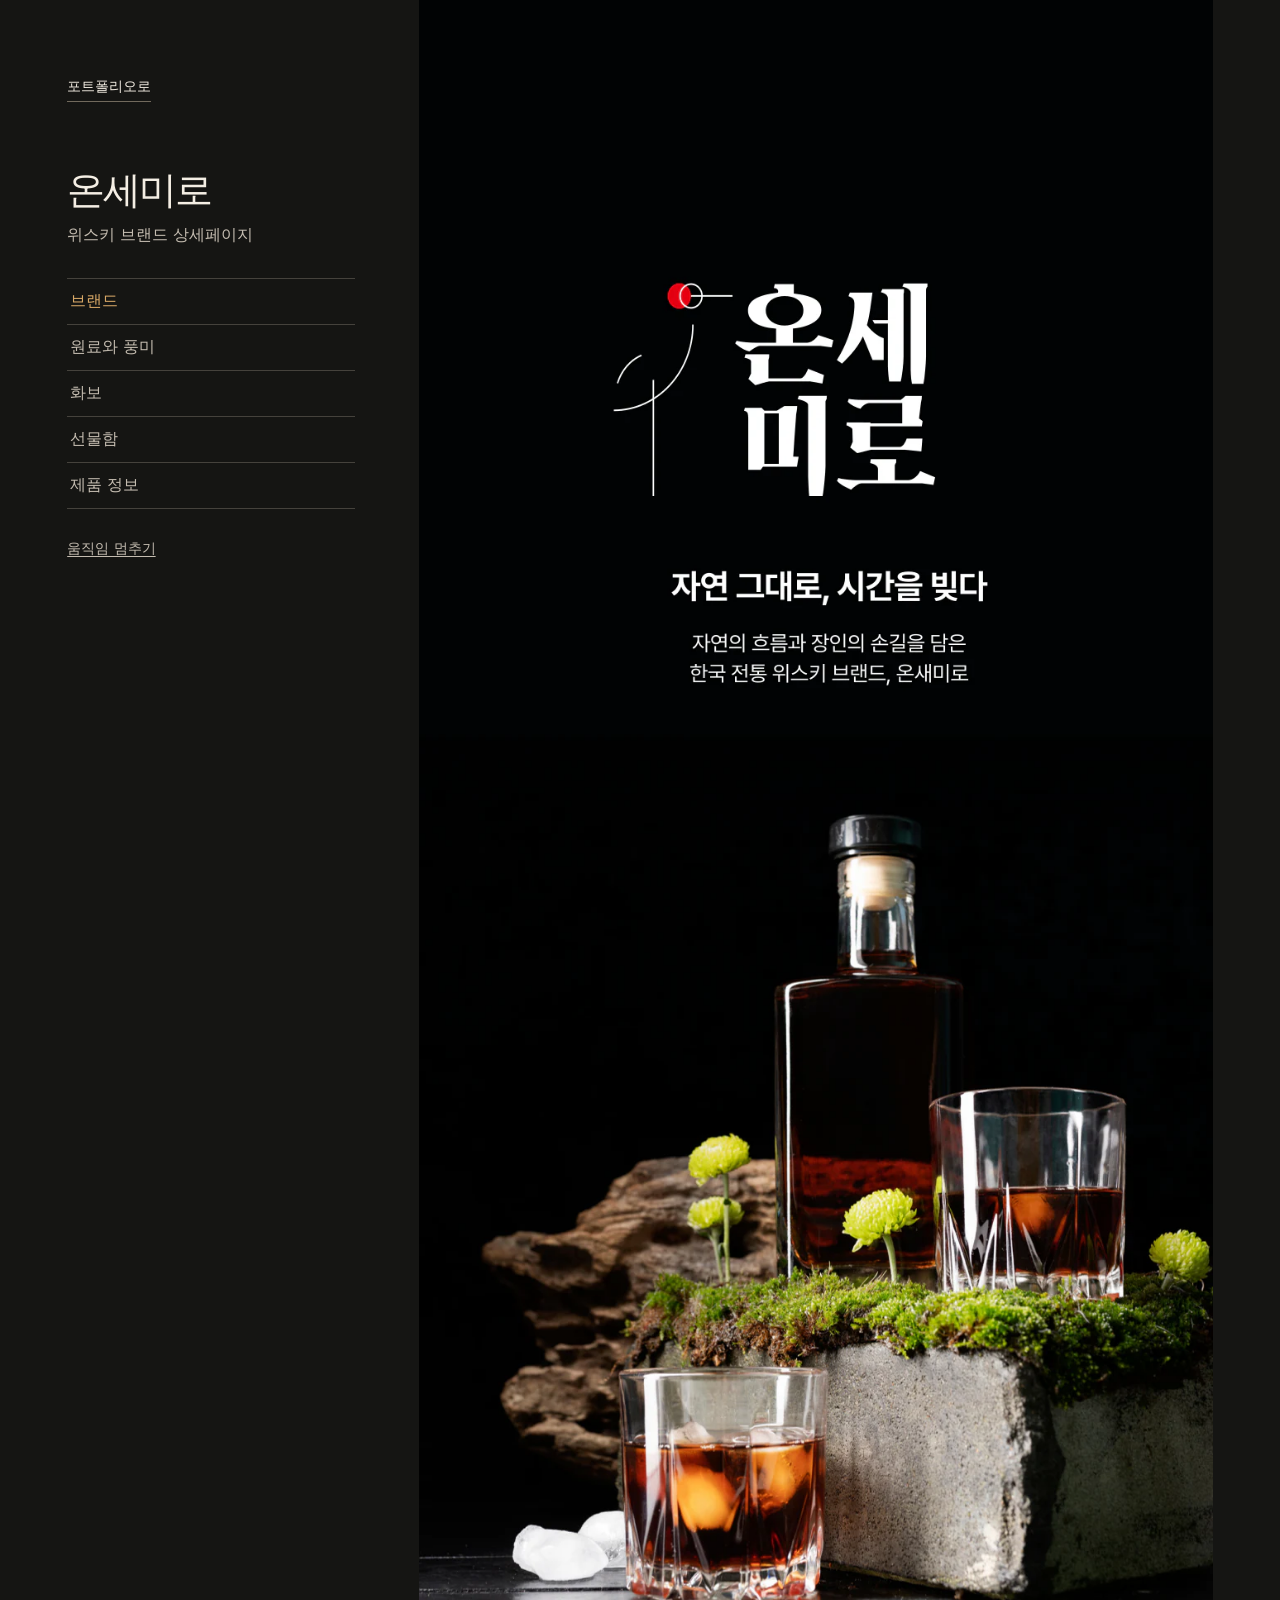
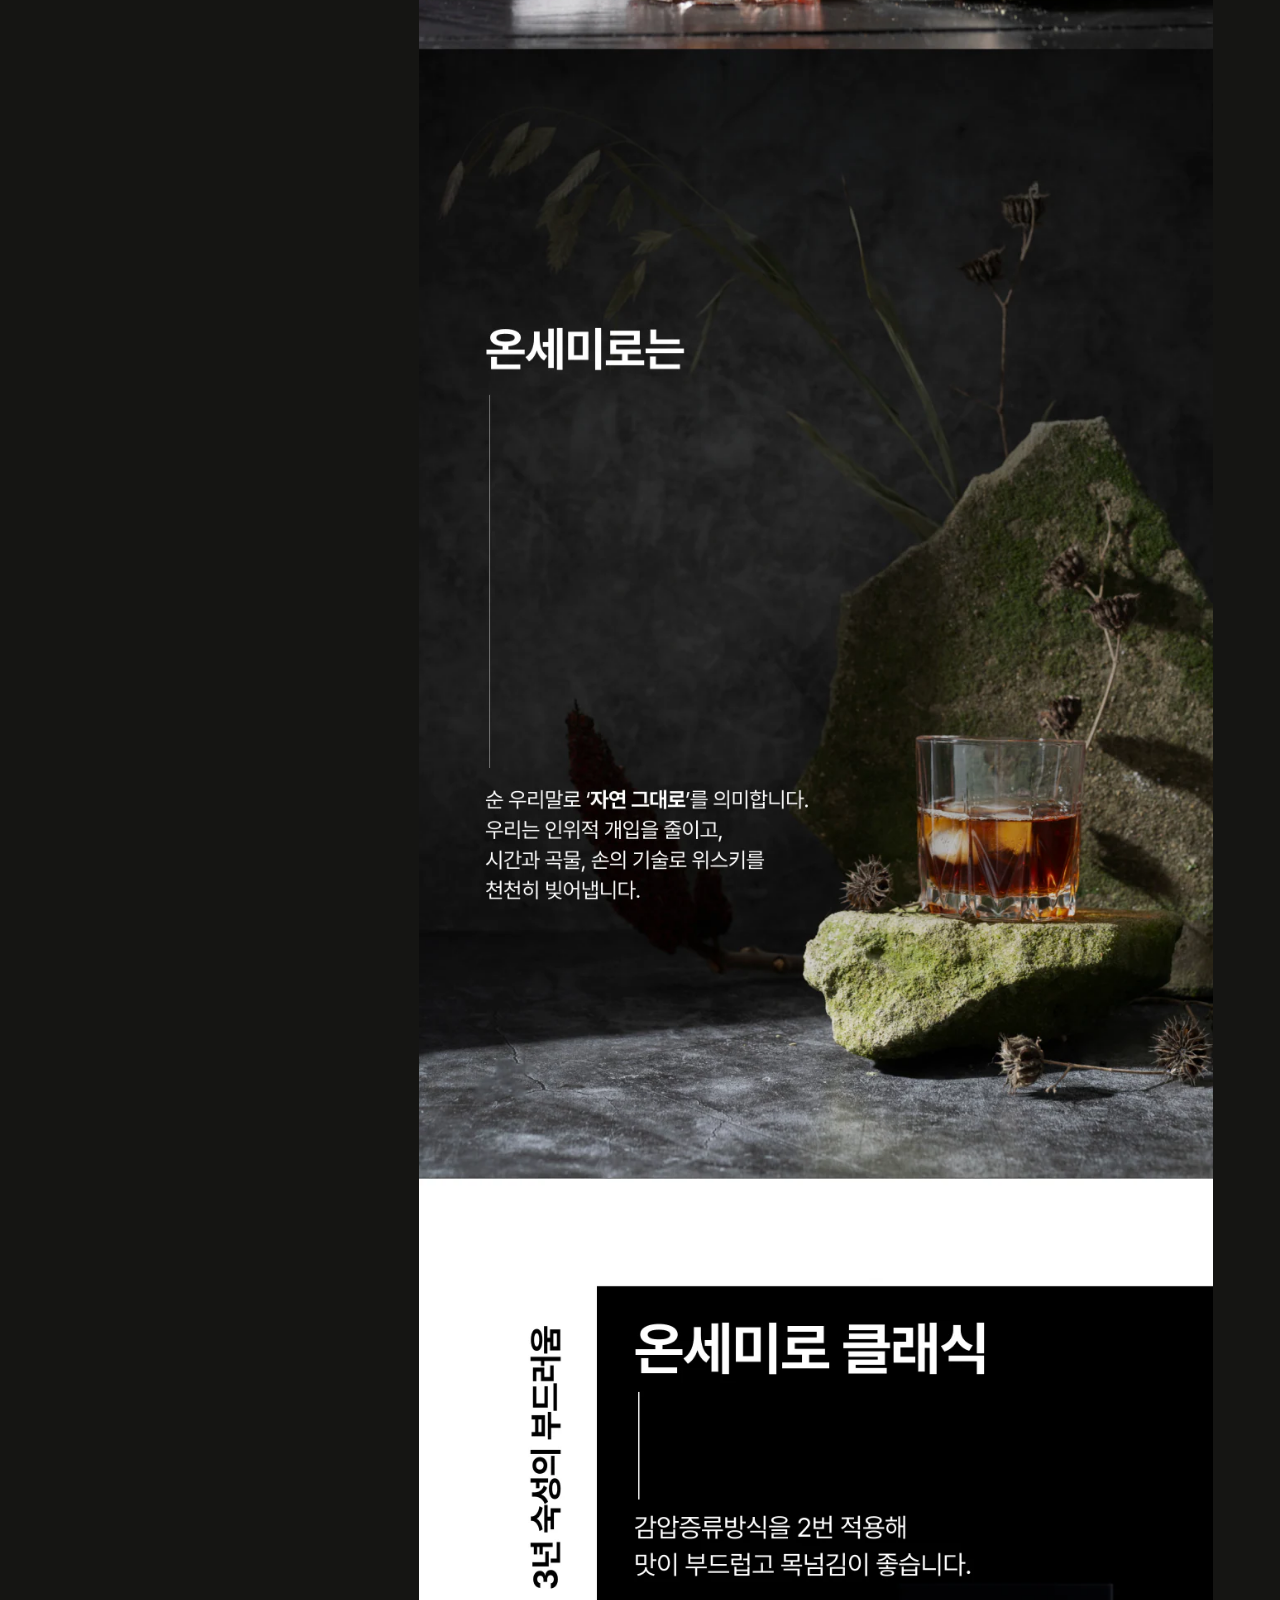
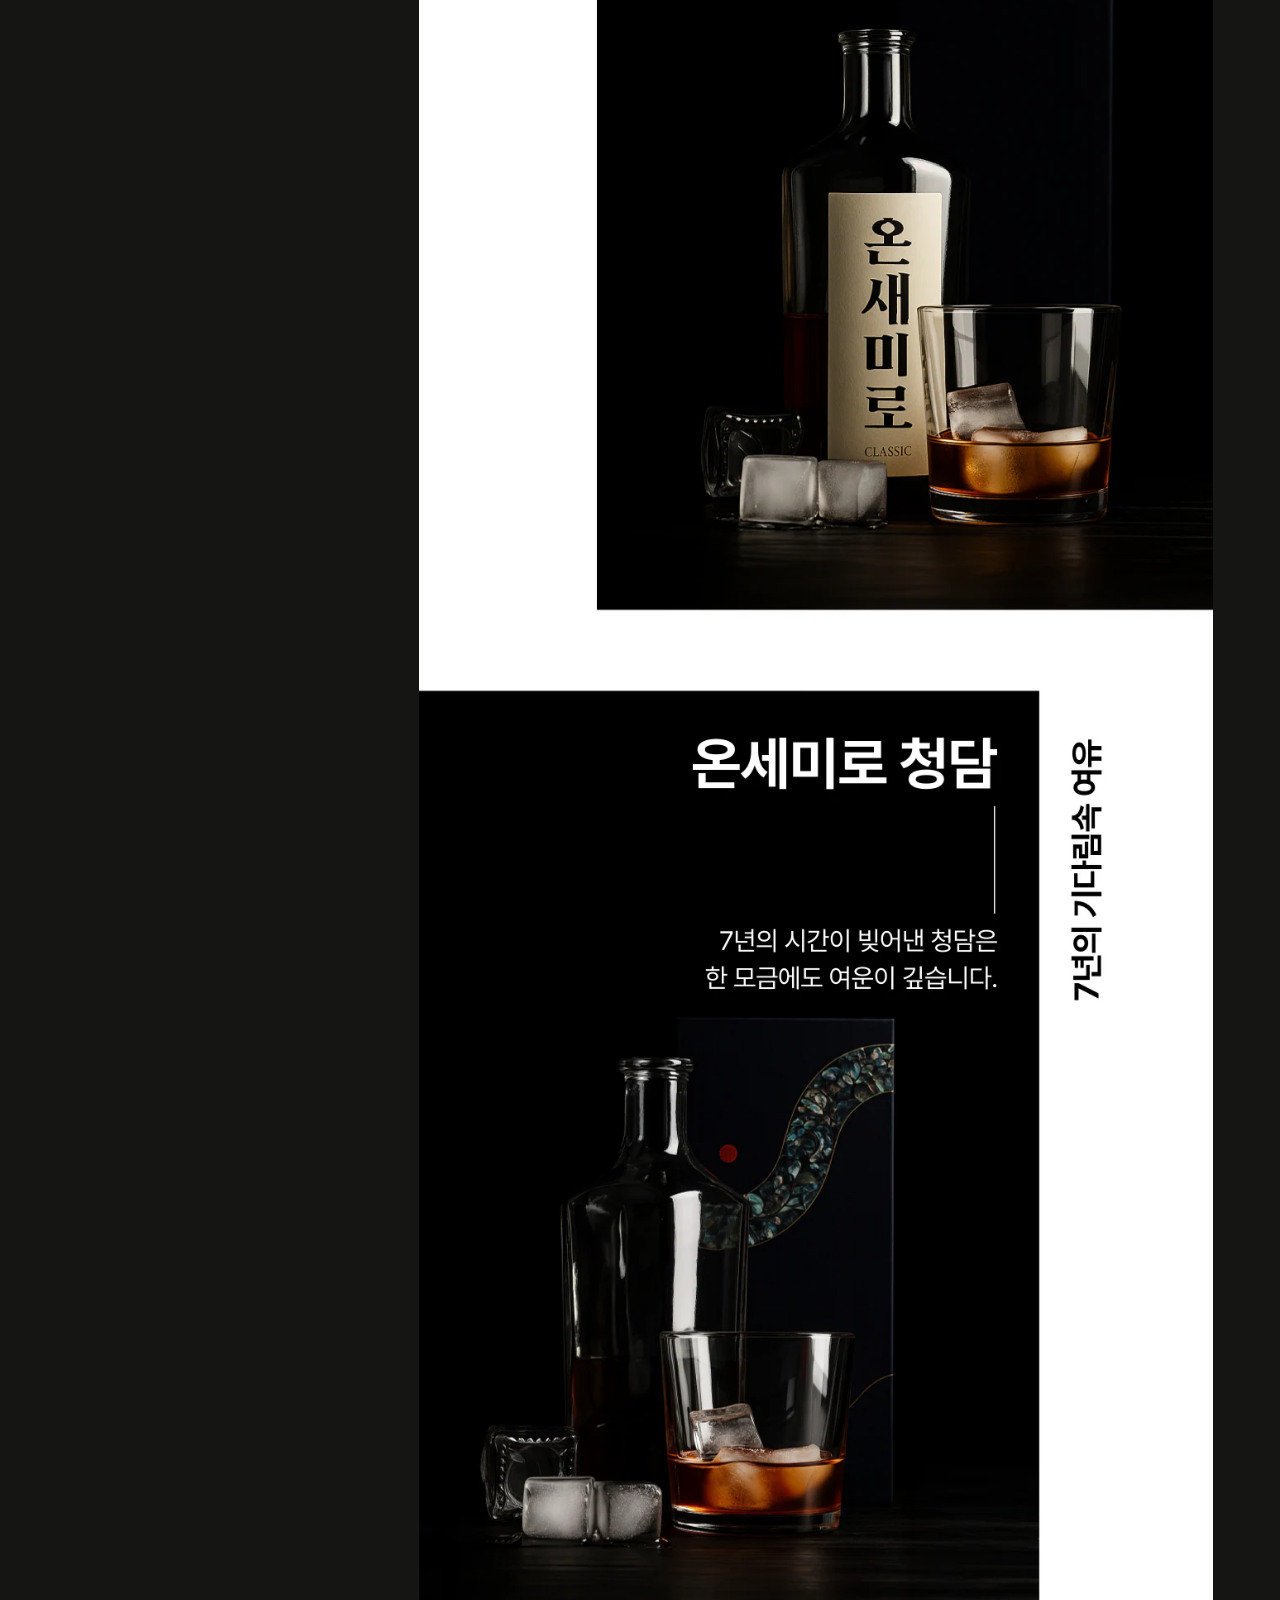
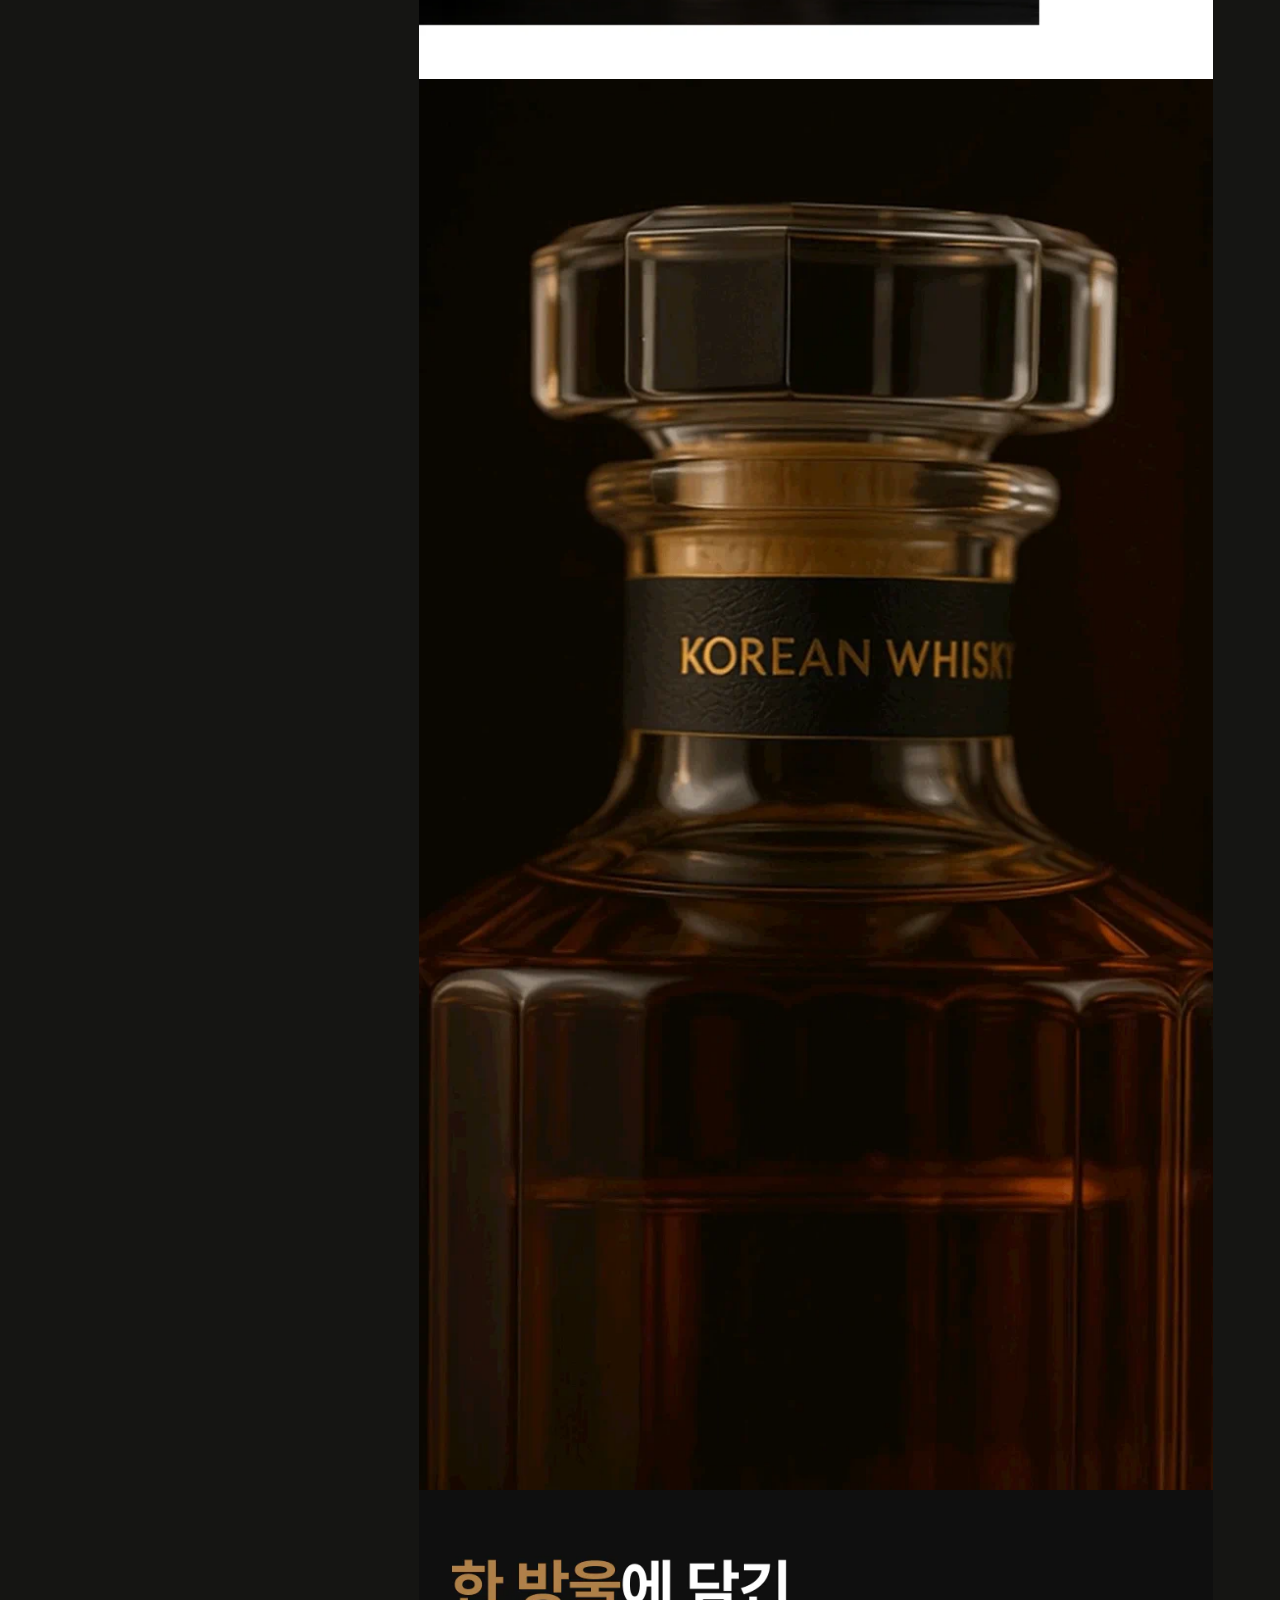
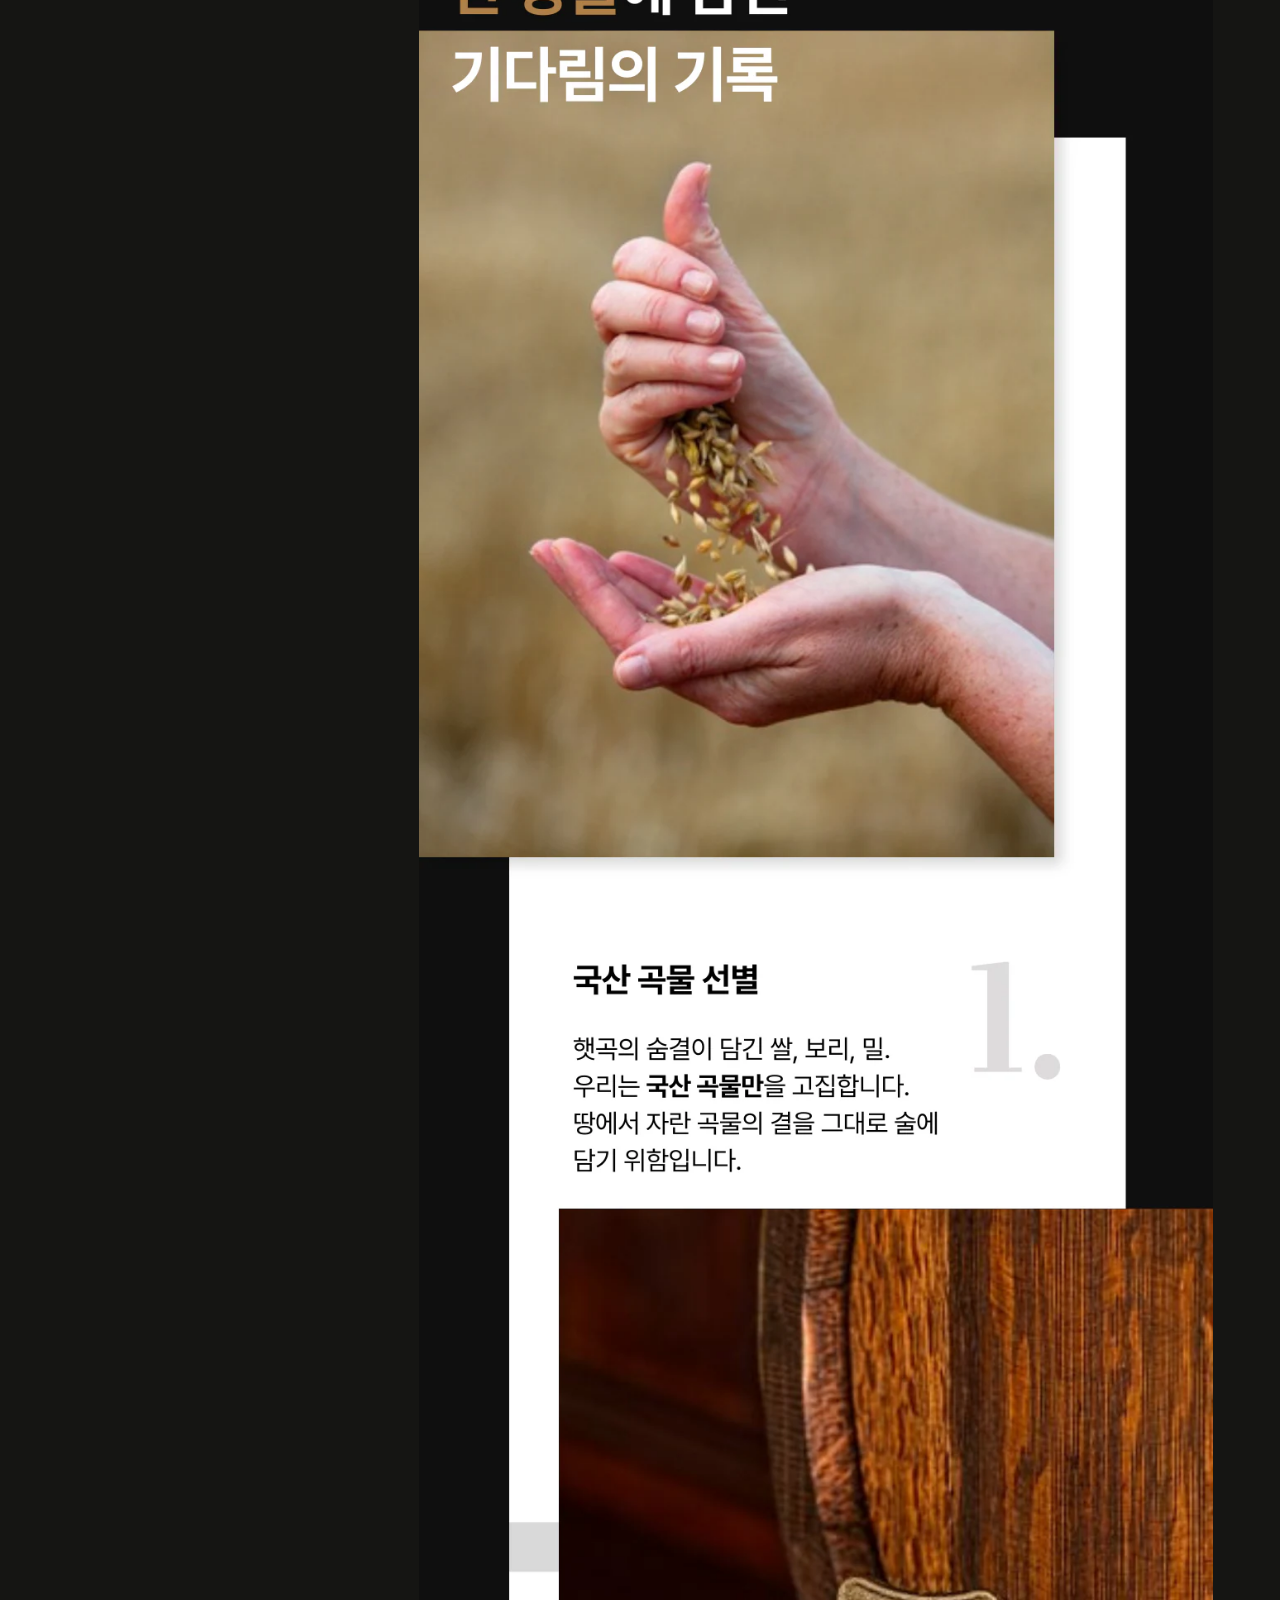
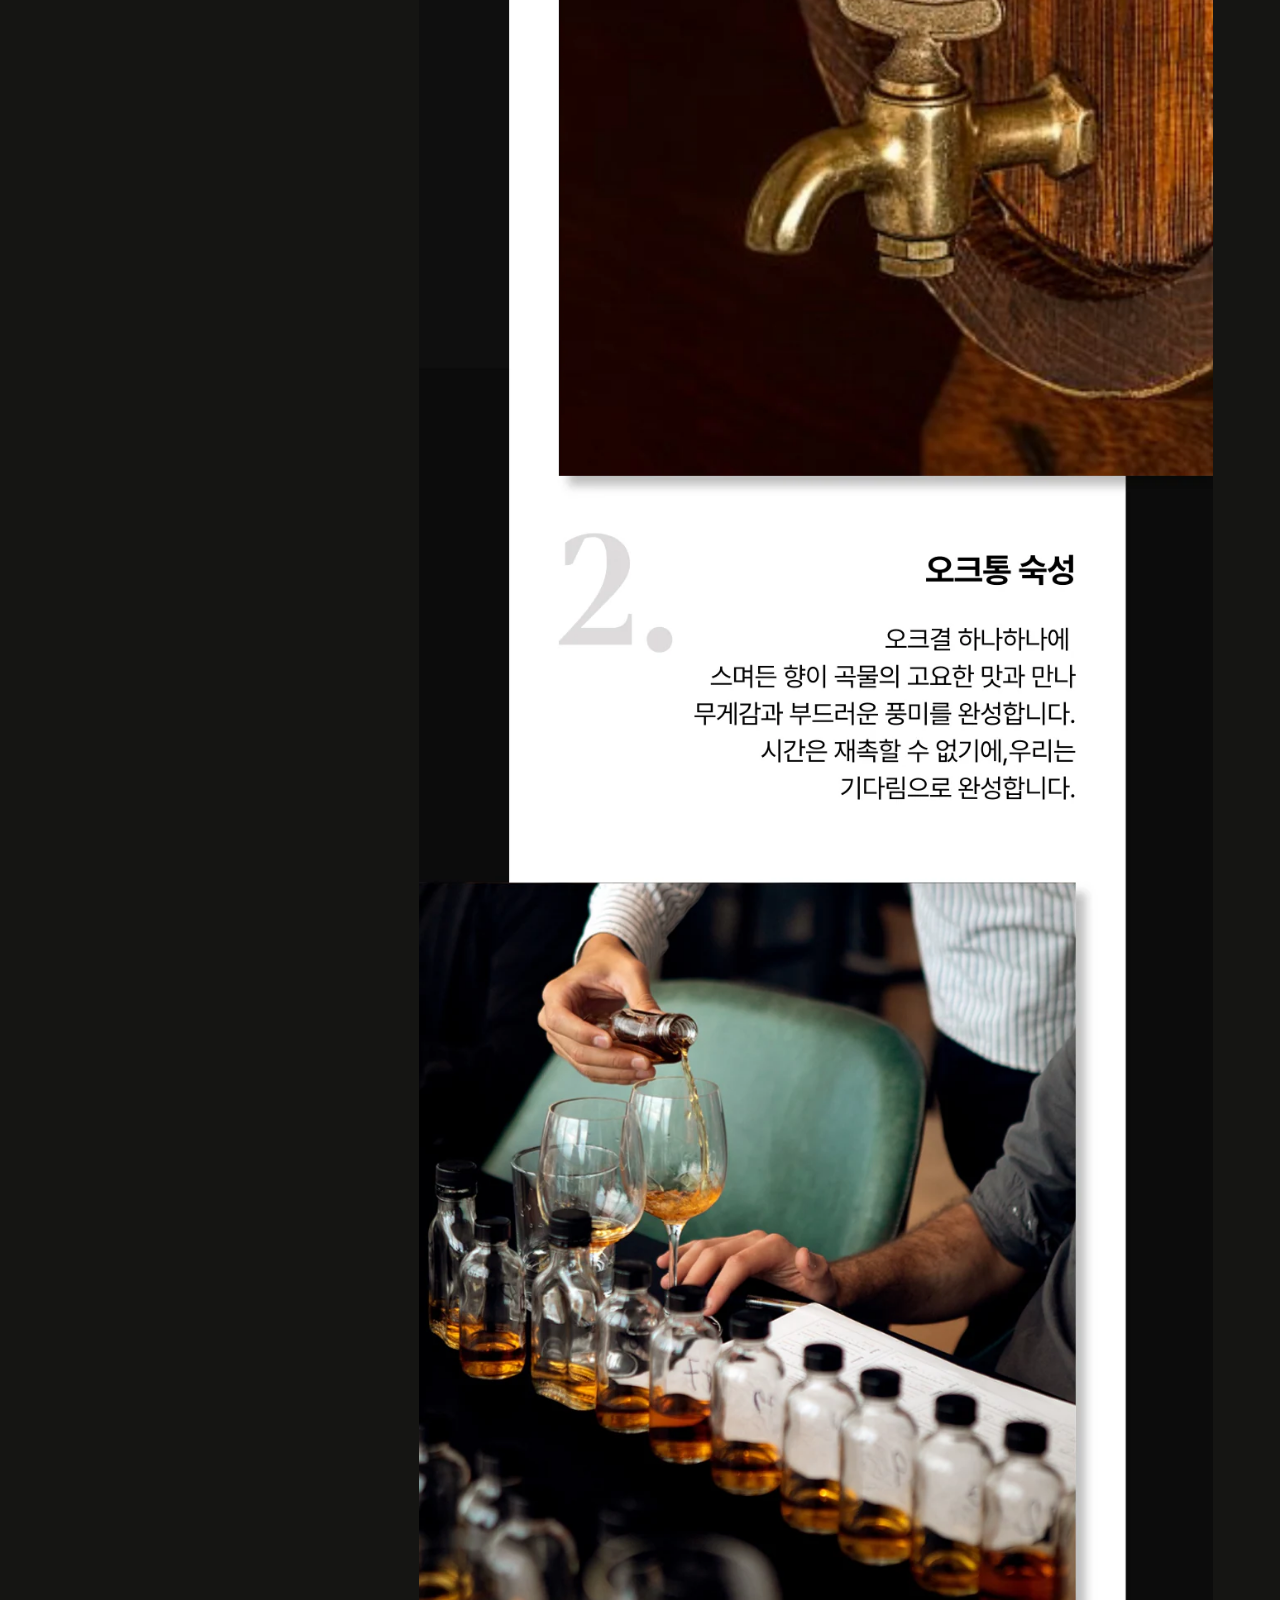
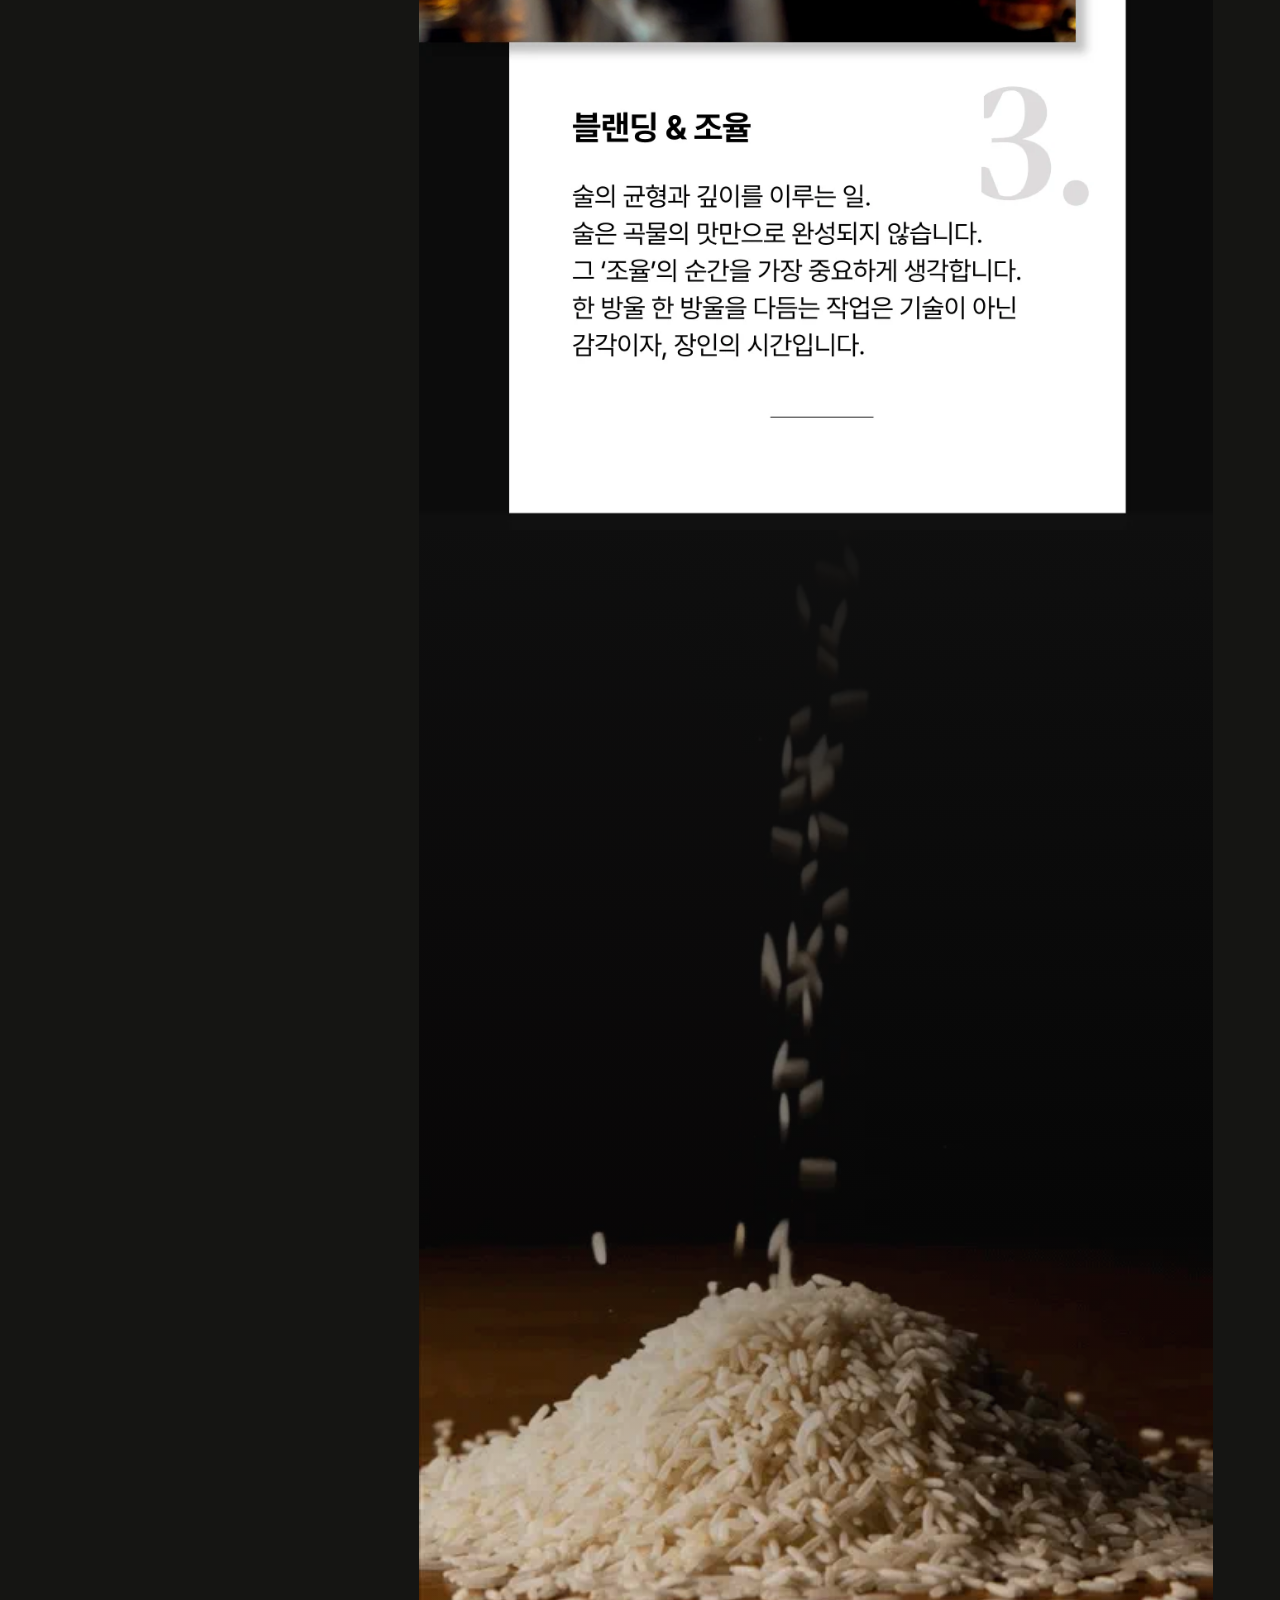
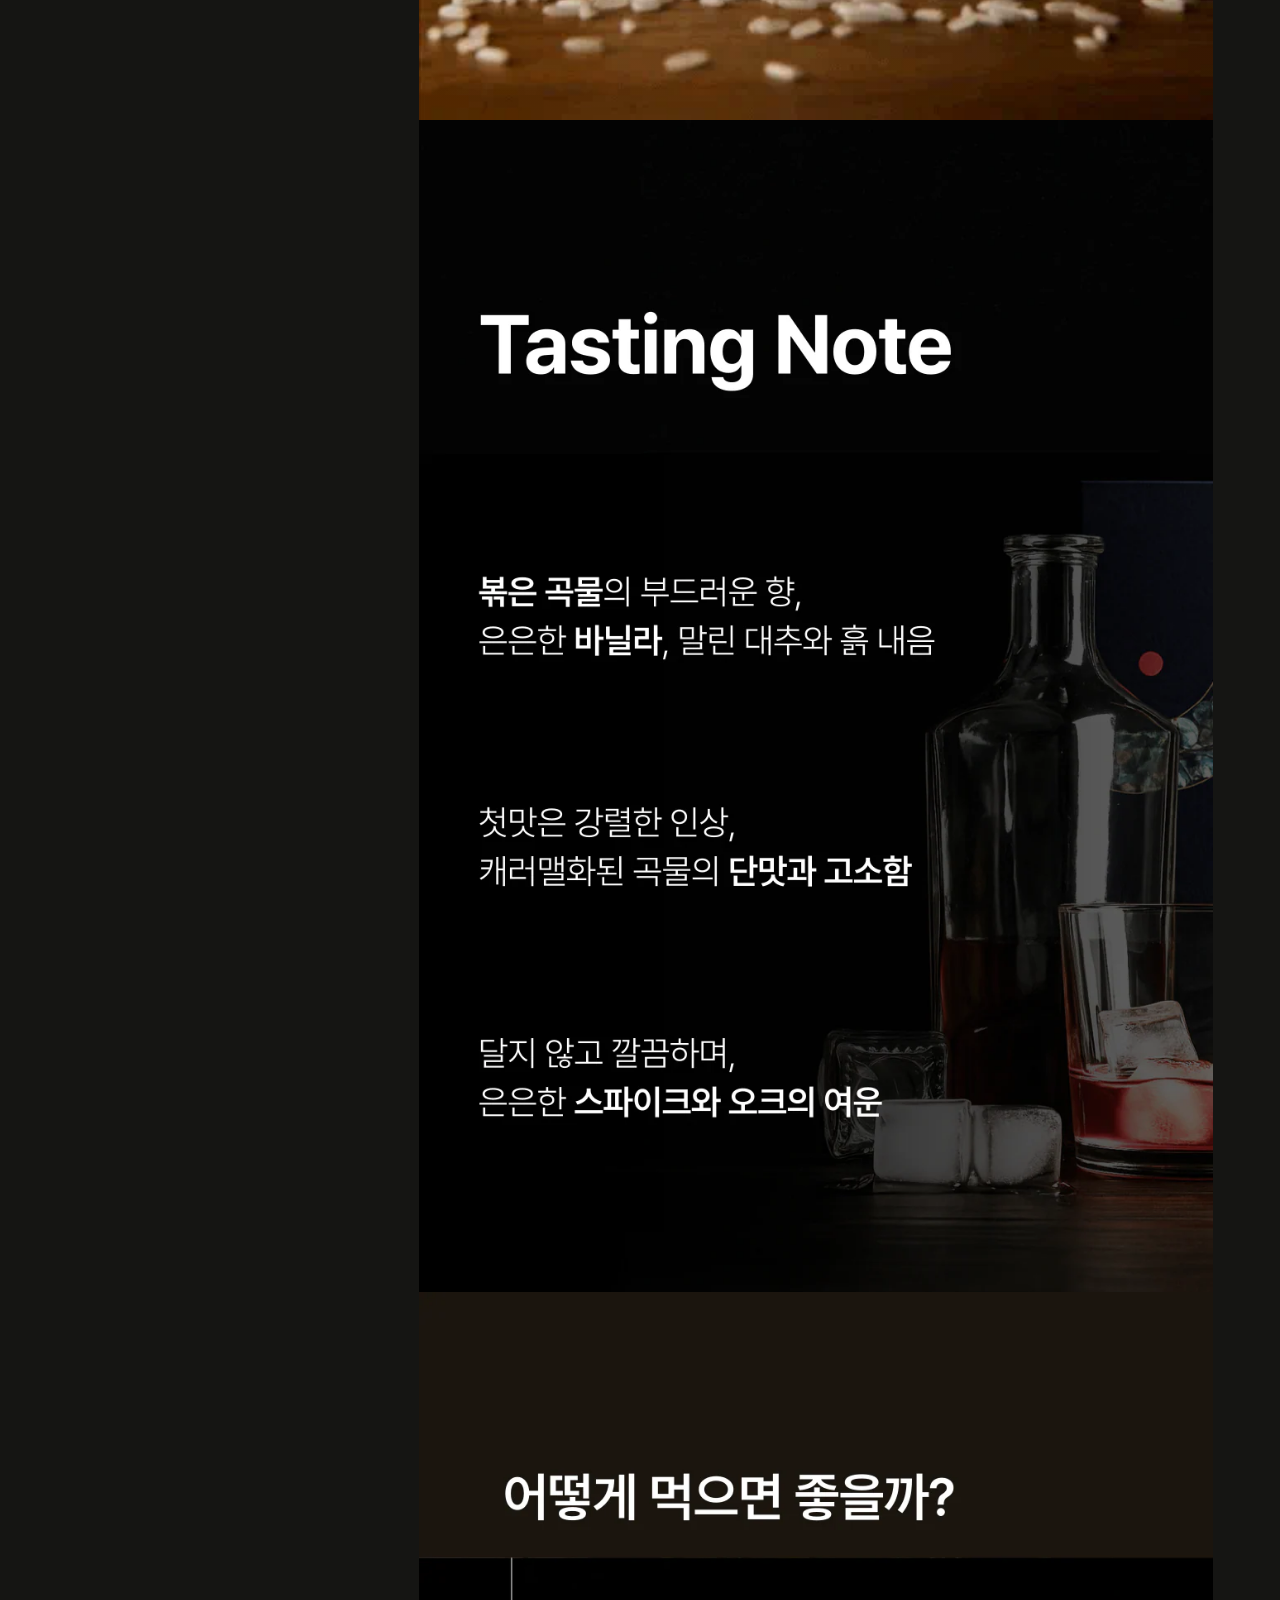
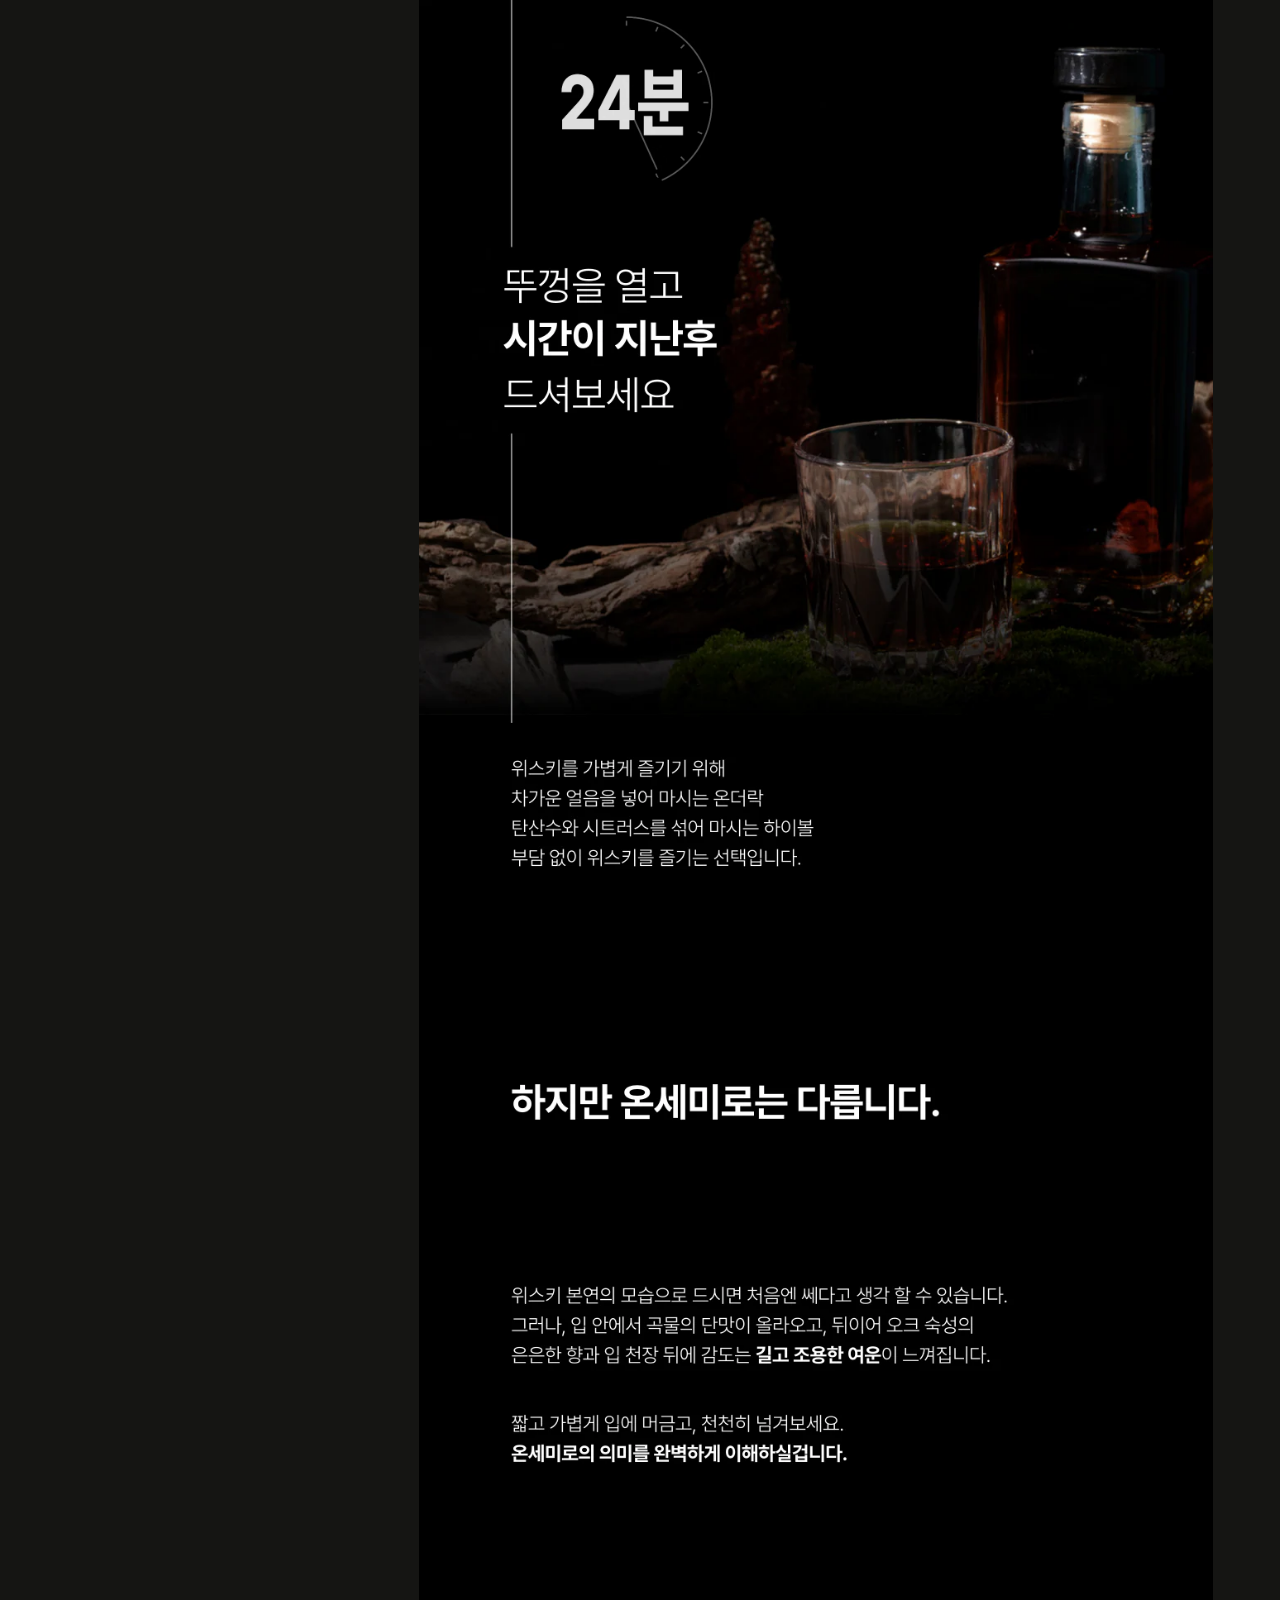
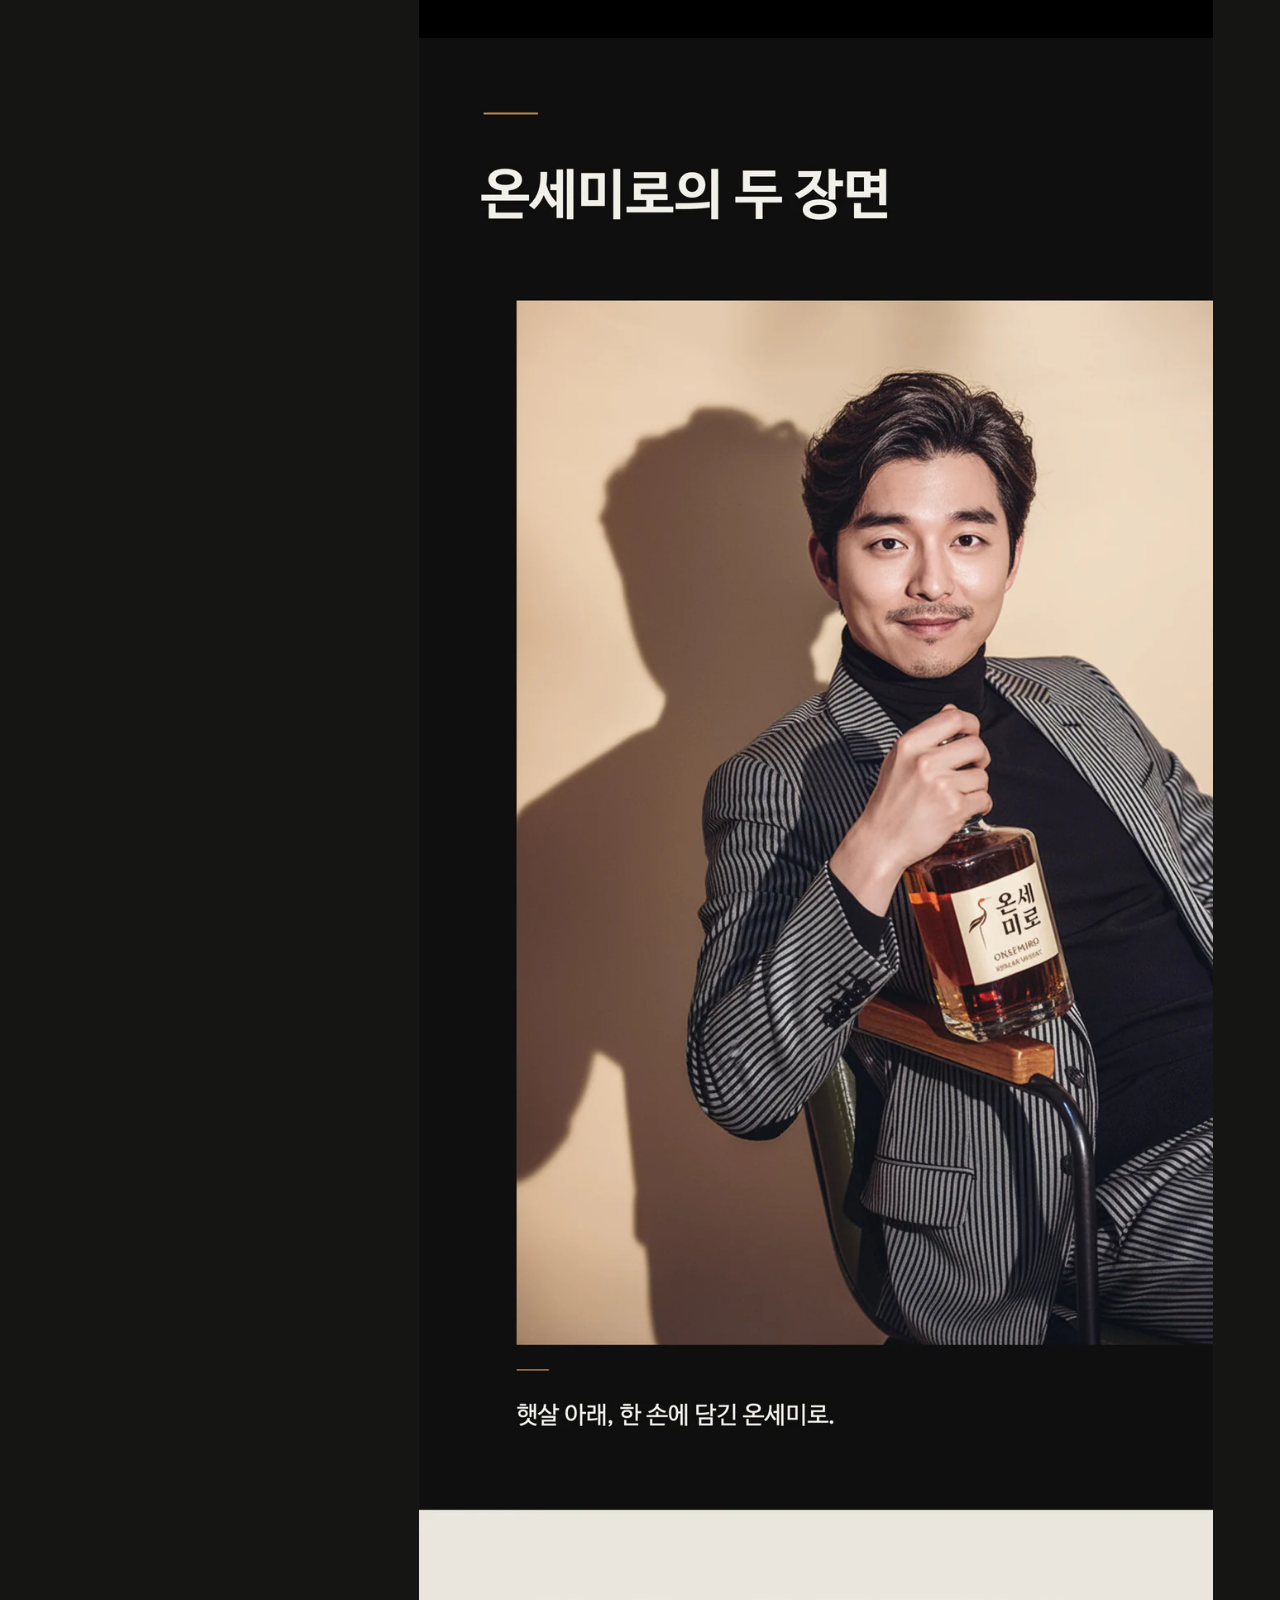
<file: onsemiro.html>
<!doctype html>
<html lang="ko">
  <head>
    <meta charset="utf-8">
    <meta name="viewport" content="width=device-width, initial-scale=1">
    <meta name="theme-color" content="#151513">
    <title>온세미로 상세페이지 · 이준석 포트폴리오</title>
    <link rel="stylesheet" href="css/onsemiro.css">
    <script defer src="js/onsemiro-reader.js"></script>
  </head>
  <body>
    <a class="skip" href="#brand">작품으로 건너뛰기</a>
    <div class="reader">
      <aside class="rail" aria-label="작품 탐색">
        <a class="back" href="index.html#onsemiro">포트폴리오로</a>
        <div class="rail-title">
          <h1>온세미로</h1>
          <p>위스키 브랜드 상세페이지</p>
        </div>
        <nav class="chapters" aria-label="상세페이지 목차">
          <a href="#brand" aria-current="location">브랜드</a>
          <a href="#craft">원료와 풍미</a>
          <a href="#gallery">화보</a>
          <a href="#gift">선물함</a>
          <a href="#products">제품 정보</a>
        </nav>
        <button class="motion" type="button" hidden>움직임 멈추기</button>
      </aside>
      <main class="work" aria-label="온세미로 상세페이지 디자인">
        <section id="brand" aria-label="브랜드 이야기와 두 가지 위스키">
          <img src="img/onsemiro/hero.webp" width="960" height="3337" fetchpriority="high" alt="온세미로. 자연 그대로, 시간을 빚다. 이끼와 돌 위에 놓인 위스키 병과 잔.">
          <img src="img/onsemiro/collection.webp" width="960" height="2565" loading="lazy" alt="오크통에서 최소 3년 숙성한 온세미로 클래식과 최소 7년 숙성한 청담.">
          <picture class="motion-image">
            <source data-still media="(prefers-reduced-motion: reduce)" srcset="img/onsemiro/bottle-still.webp">
            <source type="image/webp" srcset="img/onsemiro/bottle-motion.webp">
            <img src="img/위스키-목.gif" width="1080" height="1920" loading="lazy" alt="검은 배경에서 빛을 받으며 드러나는 병마개와 KOREAN WHISKY 글자.">
          </picture>
        </section>
        <section id="craft" aria-label="제조 과정과 테이스팅 노트">
          <img src="img/onsemiro/craft.webp" width="960" height="4645" loading="lazy" alt="한 방울에 담긴 기다림의 기록. 국산 곡물을 선별하고 오크통에서 숙성한 뒤 블렌딩합니다.">
          <div class="rice">
            <picture class="motion-image">
              <source data-still media="(prefers-reduced-motion: reduce)" srcset="img/onsemiro/rice-still.webp">
              <source type="image/webp" srcset="img/onsemiro/rice-motion.webp">
              <img src="img/쌀.gif" width="512" height="768" loading="lazy" alt="떨어지는 쌀알이 나무 바닥에 쌓이는 장면.">
            </picture>
          </div>
          <img src="img/onsemiro/tasting.webp" width="960" height="1417" loading="lazy" alt="테이스팅 노트. 볶은 곡물과 바닐라 향, 캐러멜을 닮은 단맛과 오크의 여운.">
          <div class="serving">
            <img src="img/onsemiro/serving.webp" width="960" height="2354" loading="lazy" alt="병을 열고 시간이 지나면서 변화하는 향, 온더락과 하이볼로 마시는 방법.">
            <picture class="motion-image clock">
              <source data-still media="(prefers-reduced-motion: reduce)" srcset="img/onsemiro/time-still.webp">
              <source type="image/webp" srcset="img/onsemiro/time-motion.webp">
              <img src="img/time.gif" width="500" height="500" loading="lazy" alt="병을 연 후의 경과 시간.">
            </picture>
          </div>
        </section>
        <section id="gallery" aria-label="온세미로의 두 장면">
          <img src="img/onsemiro/gallery.webp" width="960" height="3423" loading="lazy" alt="인물 화보 두 장. 햇살이 비치는 벽 앞에서 병을 든 모습과 유리 테이블 위로 병이 비치는 모습.">
        </section>
        <section id="gift" aria-label="선물 패키지">
          <img src="img/onsemiro/gift.webp" width="960" height="3500" loading="lazy" alt="학 문양이 새겨진 검은 선물함. 두 문을 열면 위스키와 잔이 보이고, 문 안쪽에는 학과 대문 그림이 펼쳐집니다.">
        </section>
        <section id="products" aria-label="클래식과 청담 제품 정보">
          <img src="img/onsemiro/classic.webp" width="960" height="959" loading="lazy" alt="온세미로 클래식. 오크통 최소 3년 숙성. 도수 31%, 용량 300mL.">
          <img src="img/onsemiro/classic-specs.webp" width="960" height="645" loading="lazy" alt="온세미로 클래식 제품 정보표. 원료, 용량, 포장 재질과 제조 정보를 담았습니다.">
          <img src="img/onsemiro/cheongdam.webp" width="960" height="1181" loading="lazy" alt="온세미로 청담. 오크통 최소 7년 숙성. 도수 40%, 용량 300mL.">
          <img src="img/onsemiro/cheongdam-specs.webp" width="960" height="749" loading="lazy" alt="온세미로 청담 제품 정보표. 원료, 용량, 포장 재질과 제조 정보를 담았습니다.">
          <img src="img/onsemiro/service.webp" width="960" height="3024" loading="lazy" alt="배송과 교환·반품 안내 디자인. 마지막 장면에 온세미로 로고가 보입니다.">
        </section>
        <footer><a href="index.html#onsemiro">포트폴리오로 돌아가기</a><a href="#brand">맨 위로</a></footer>
      </main>
    </div>
  </body>
</html>
</file>
<file: css/onsemiro.css>
:root {
  color-scheme: dark;
  --ink: #151513;
  --paper: #f4eee4;
  --muted: #c4bcb0;
  --gold: #d7a766;
  --line: #45423c;
  font-family: "Apple SD Gothic Neo", "Malgun Gothic", system-ui, sans-serif;
  color: var(--paper);
  background: var(--ink);
}
* { box-sizing: border-box; }
body { margin: 0; }
a { color: inherit; text-decoration: none; }
a:focus-visible, button:focus-visible { outline: 2px solid var(--gold); outline-offset: 3px; }
.skip { position: fixed; top: -5rem; left: 1rem; z-index: 5; padding: .75rem; background: var(--ink); }
.skip:focus { top: .5rem; }
.reader {
  width: min(100%, 78rem);
  margin-inline: auto;
  display: grid;
  grid-template-columns: minmax(13rem, 18rem) minmax(0, 51rem);
  gap: clamp(1.5rem, 5vw, 5rem);
  padding-inline: clamp(1rem, 4vw, 4rem);
}
.rail { position: sticky; top: 0; align-self: start; padding-block: clamp(2rem, 8vh, 5rem); }
.back { display: inline-block; border-bottom: 1px solid #71695c; padding-block: .3rem; font-size: .9rem; }
.back:hover, .work footer a:hover { color: var(--gold); }
.rail-title { margin-block: clamp(2rem, 7vh, 5rem) 2rem; }
.rail-title h1 { margin: 0; font-family: "AppleMyungjo", "Batang", Georgia, serif; font-size: clamp(2.1rem, 3vw, 3rem); letter-spacing: -.055em; font-weight: 500; }
.rail-title p { margin: .6rem 0 0; color: var(--muted); font-size: 1rem; }
.chapters { display: grid; border-top: 1px solid var(--line); }
.chapters a { border-bottom: 1px solid var(--line); color: var(--muted); padding: .75rem .15rem; font-size: 1rem; }
.chapters a:hover, .chapters a[aria-current] { color: var(--gold); }
.motion { margin-top: 1.5rem; padding: .45rem 0; font: inherit; font-size: .875rem; color: var(--muted); background: transparent; border: 0; cursor: pointer; text-decoration: underline; text-underline-offset: .24em; }
.motion:hover { color: var(--paper); }
.work { min-width: 0; width: 100%; background: #0f0f0f; }
.work section { margin: 0; }
.work img, .work picture { width: 100%; height: auto; display: block; }
.serving, .rice { position: relative; }
.serving { isolation: isolate; }
.rice::after { content: ""; position: absolute; inset: 0; pointer-events: none; background: linear-gradient(to bottom, rgba(15,15,15,.986), transparent); }
.work .clock { mix-blend-mode: screen; position: absolute; left: 13.072917%; top: 15.781648%; width: 26.041667%; }
.work footer { display: flex; justify-content: space-between; gap: 1rem; padding: 1.4rem; border-top: 1px solid var(--line); font-size: .95rem; }
@media (max-width: 48rem) {
  .reader { display: block; padding: 0; }
  .rail { padding: .65rem .8rem .3rem; z-index: 2; display: grid; grid-template-columns: auto 1fr auto; align-items: center; gap: .15rem .8rem; background: var(--ink); border-bottom: 1px solid var(--line); }
  .back { font-size: .875rem; }
  .rail-title { justify-self: center; margin: 0; }
  .rail-title h1 { font-size: 1.12rem; white-space: nowrap; }
  .rail-title p { display: none; }
  .motion { margin: 0; min-height: 2rem; }
  .chapters { grid-column: 1 / -1; grid-row: 2; display: flex; justify-content: space-between; gap: .65rem; border: 0; overflow-x: auto; }
  .chapters a { flex: none; border: 0; padding: .6rem .1rem; font-size: .875rem; }
  .work section { scroll-margin-top: 6rem; }
}
@media (max-height: 32rem) and (min-width: 48.01rem) {
  .rail { max-height: 100vh; padding-block: .75rem; overflow-y: auto; }
  .rail-title { margin-block: .8rem; }
}
</file>
